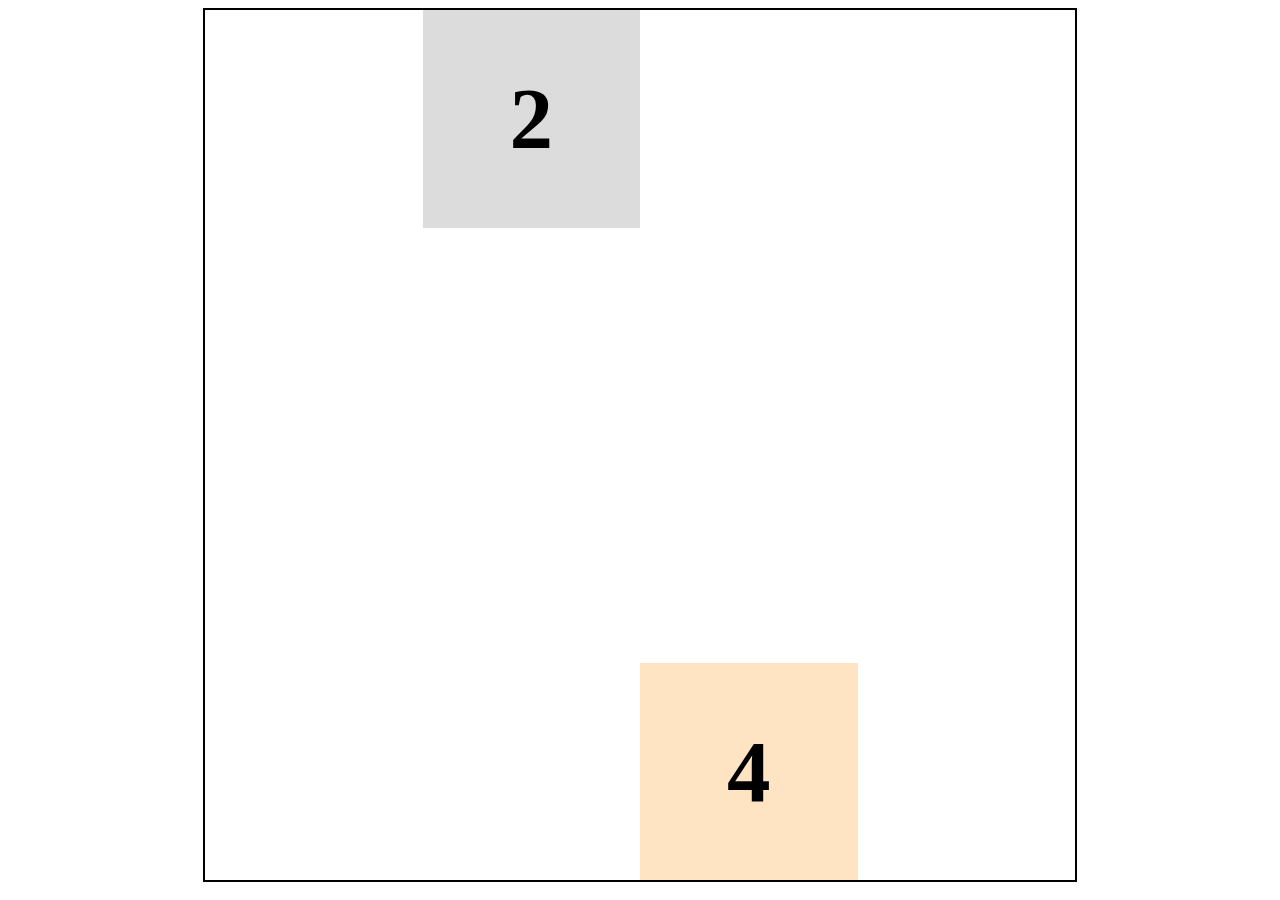
<file: game/2048/index.html>
<!DOCTYPE html>
<html>
	<head>
		<meta charset="utf-8" />
		<script src="js/jquery-1.9.0.js"></script>
		<script src="js/2048.js"></script>
		<link rel="shortcut icon" href="../../img/favicon.ico" type="image/x-icon" />
		<link rel="stylesheet" type="text/css" href="css/2048.css"/>
		<title>2048</title>
	</head>
	<body>
		<!--<img src="img/logo.png"/>-->
		<div id="bigDiv">

		</div>
	</body>
</html>
</file>
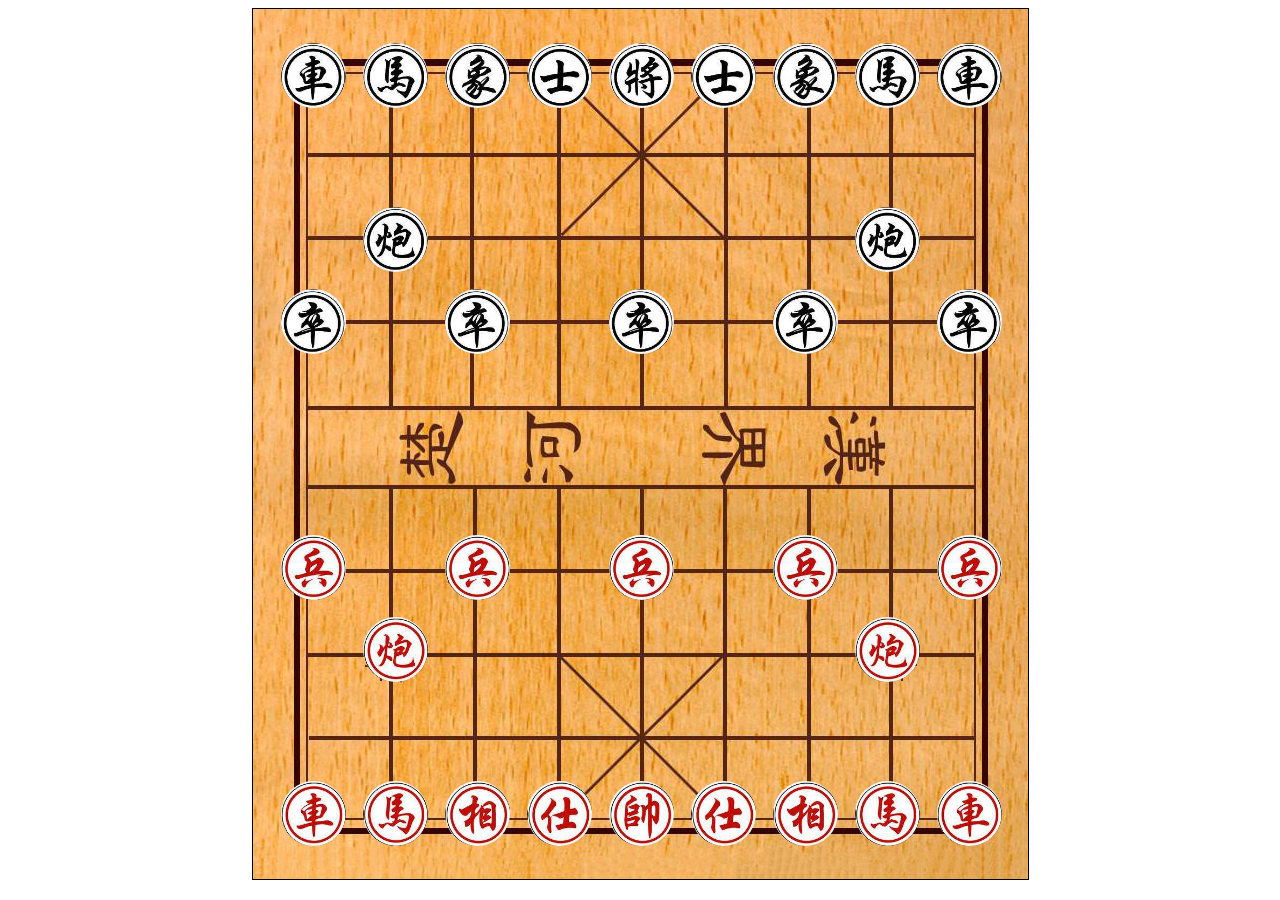
<file: game/chess/index.html>
<!DOCTYPE html>
<html>
	<head>
		<meta charset="utf-8" />
		<title>中国象棋</title>
		<link rel="shortcut icon" href="../../img/favicon.ico" type="image/x-icon" />
		<link rel="stylesheet" type="text/css" href="css/chess.css"/>
		<script src="js/chess.js"></script>
		<script src="js/functionLibrary.js"></script>
	</head>
	<body onload="chessChina()">
		<div id="bigcenterDiv">
			<div id="biggridDiv">

			</div>
		</div>
	</body>
</html>
</file>
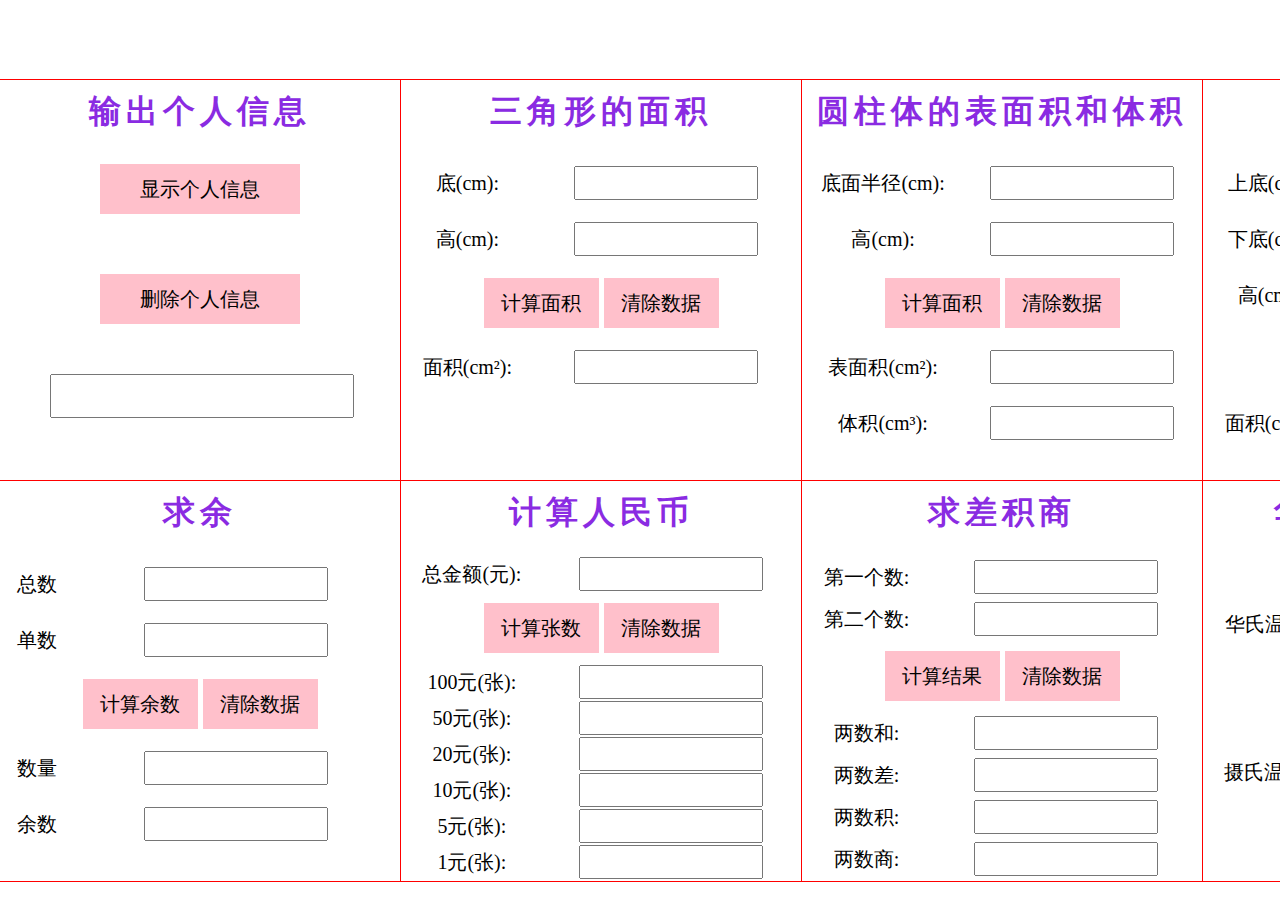
<file: game/math/index.html>
<!DOCTYPE html>
<html>
	<head>
		<meta charset="utf-8" />
		<link rel="shortcut icon" href="../../img/favicon.ico" type="image/x-icon" />
		<link rel="stylesheet" type="text/css" href="css/JavaTesk.css"/>
		<script src="js/javaTesk.js"></script>
		<script src="js/functionLibrary.js"></script>
		<title>我的Java作业</title>
	</head>
	<body>
		<div id="bigBox">
			<div id="firstText">
				<h1>输出个人信息</h1>
				<button onclick="personalInformation()">显示个人信息</button>
				<button onclick="cleanpersonal()">删除个人信息</button>
				<input type="text" readonly="true" name="personalInforma" id="personalInforma" value="" />
			</div>
			<div id="secondText">
				<h1>三角形的面积</h1>
				<table>
					<tr>
						<td>底(cm):</td>
						<td><input type="number" name="" id="secondBottom" value="" /></td>
					</tr>
					<tr>
						<td>高(cm):</td>
						<td><input type="number" name="" id="secondHeight" value="" /></td>
					</tr>
					<tr>
						<td colspan="2">
							<button onclick="calculationSecond()">计算面积</button>
							<button onclick="cleanSecond()">清除数据</button>
						</td>
					</tr>
					<tr>
						<td>面积(cm²):</td>
						<td><input type="text" readonly="true" name="" id="secondSurfaceArea" value="" /></td>
					</tr>
				</table>
			</div>
			<div id="ThirdText">
				<h1>圆柱体的表面积和体积</h1>
				<table>
					<tr>
						<td>底面半径(cm):</td>
						<td><input type="number" name="Thirdbuttom" id="Thirdbuttom" value="" /></td>
					</tr>
					<tr>
						<td>高(cm):</td>
						<td><input type="number" name="Thirdheight" id="Thirdheight" value="" /></td>
					</tr>
					<tr>
						<td colspan="2">
							<button onclick="calculationThird()">计算面积</button>
							<button onclick="cleanThird()">清除数据</button>
						</td>
					</tr>
					<tr>
						<td>表面积(cm²):</td>
						<td><input type="text" readonly="true" name="ThirdSurfaceArea" id="ThirdSurfaceArea" value="" /></td>
					</tr>
					<tr>
						<td>体积(cm³):</td>
						<td><input type="text" readonly="true" name="Thirdvolume" id="Thirdvolume" value="" /></td>
					</tr>
				</table>
			</div>
			<div id="fourthText">
				<h1>梯形面积</h1>
				<table>
					<tr>
						<td>上底(cm):</td>
						<td><input type="number" name="" id="topBottom" value="" /></td>
					</tr>
					<tr>
						<td>下底(cm):</td>
						<td><input type="number" name="" id="bottomBottom" value="" /></td>
					</tr>
					<tr>
						<td>高(cm):</td>
						<td><input type="number" name="" id="fourthheight" value="" /></td>
					</tr>
					<tr>
						<td colspan="2">
							<button onclick="calculationFourth()">计算面积</button>
							<button onclick="cleanFourth()">清除数据</button>
						</td>
					</tr>
					<tr>
						<td>面积(cm²):</td>
						<td><input type="text" readonly="true" name="" id="fourthSurfaceArea" value="" /></td>
					</tr>
				</table>
			</div>
			<div id="fifthText">
				<h1>求余</h1>
				<table>
					<tr>
						<td>总数</td>
						<td><input type="number" name="" id="FifthTotal" value="" /></td>
					</tr>
					<tr>
						<td>单数</td>
						<td><input type="number" name="" id="FifthSingular" value="" /></td>
					</tr>
					<tr>
						<td colspan="2">
							<button onclick="calculationFifth()">计算余数</button>
							<button onclick="cleanFifth()">清除数据</button>
						</td>
					</tr>
					<tr>
						<td>数量</td>
						<td><input type="text" readonly="true" name="" id="FifthNumber" value="" /></td>
					</tr>
					<tr>
						<td>余数</td>
						<td><input type="text" readonly="true" name="" id="FifthRemainder" value="" /></td>
					</tr>
				</table>
			</div>
			<div id="sixthText">
				<h1>计算人民币</h1>
				<table>
					<tr>
						<td>总金额(元):</td>
						<td><input type="number" name="" id="sixthSum" value="" /></td>
					</tr>
					<tr>
						<td colspan="2">
							<button onclick="calculationSixTh()">计算张数</button>
							<button onclick="cleanSixTh()">清除数据</button>
						</td>
						<tr>
							<td>100元(张):</td>
							<td><input type="text" readonly="true" name="" id="sixth100" value="" /></td>
						<tr>
							<td>50元(张):</td>
							<td><input type="text" readonly="true" name="" id="sixth50" value="" /></td>
						</tr>
						<tr>
							<td>20元(张):</td>
							<td><input type="text" readonly="true" name="" id="sixth20" value="" /></td>
						</tr>
						<tr>
							<td>10元(张):</td>
							<td><input type="text" readonly="true" name="" id="sixth10" value="" /></td>
						</tr>
						<tr>
							<td>5元(张):</td>
							<td><input type="text" readonly="true" name="" id="sixth5" value="" /></td>
						</tr>
						<tr>
							<td>1元(张):</td>
							<td><input type="text" readonly="true" name="" id="sixth1" value="" /></td>
						</tr>
					</tr>
				</table>
			</div>
			<div id="seventhText">
				<h1>求差积商</h1>
				<table>
					<tr>
						<td>第一个数:</td>
						<td><input type="number" name="" id="seventhOneNumber" value="" /></td>
					</tr>
					<tr>
						<td>第二个数:</td>
						<td><input type="number" name="" id="seventhTwoNumber" value="" /></td>
					</tr>
					<tr>
						<td colspan="2">
							<button onclick="calculationSeventh()">计算结果</button>
							<button onclick="cleanSeventh()">清除数据</button>
						</td>
					</tr>
					<tr>
						<td>两数和:</td>
						<td><input type="text" readonly="true" name="" id="seventh1" value="" /></td>
					</tr>
					<tr>
						<td>两数差:</td>
							<td><input type="text" readonly="true" name="" id="seventh2" value="" /></td>
					</tr>
					<tr>
						<td>两数积:</td>
						<td><input type="text" readonly="true" name="" id="seventh3" value="" /></td>
					</tr>
					<tr>
						<td>两数商:</td>
						<td><input type="text" readonly="true" name="" id="seventh4" value="" /></td>
					</tr>
				</table>
			</div>
			<div id="eighthText">
				<h1>华氏度转摄氏度</h1>
				<table>
					<tr>
						<td>华氏温度(f):</td>
						<td><input type="number" name="" id="eighthFahrenheit"/></td>
					</tr>
					<tr>
						<td colspan="2">
							<button onclick="calculationEighth()">转摄氏度</button>
							<button onclick="cleanEighth()">清除数据</button>
						</td>
					</tr>
					<tr>
						<td>摄氏温度(c):</td>
						<td><input type="text" readonly="true" name="" id="eighthT" value="" /></td>
					</tr>
				</table>
			</div>
		</div>
	</body>
</html>
</file>
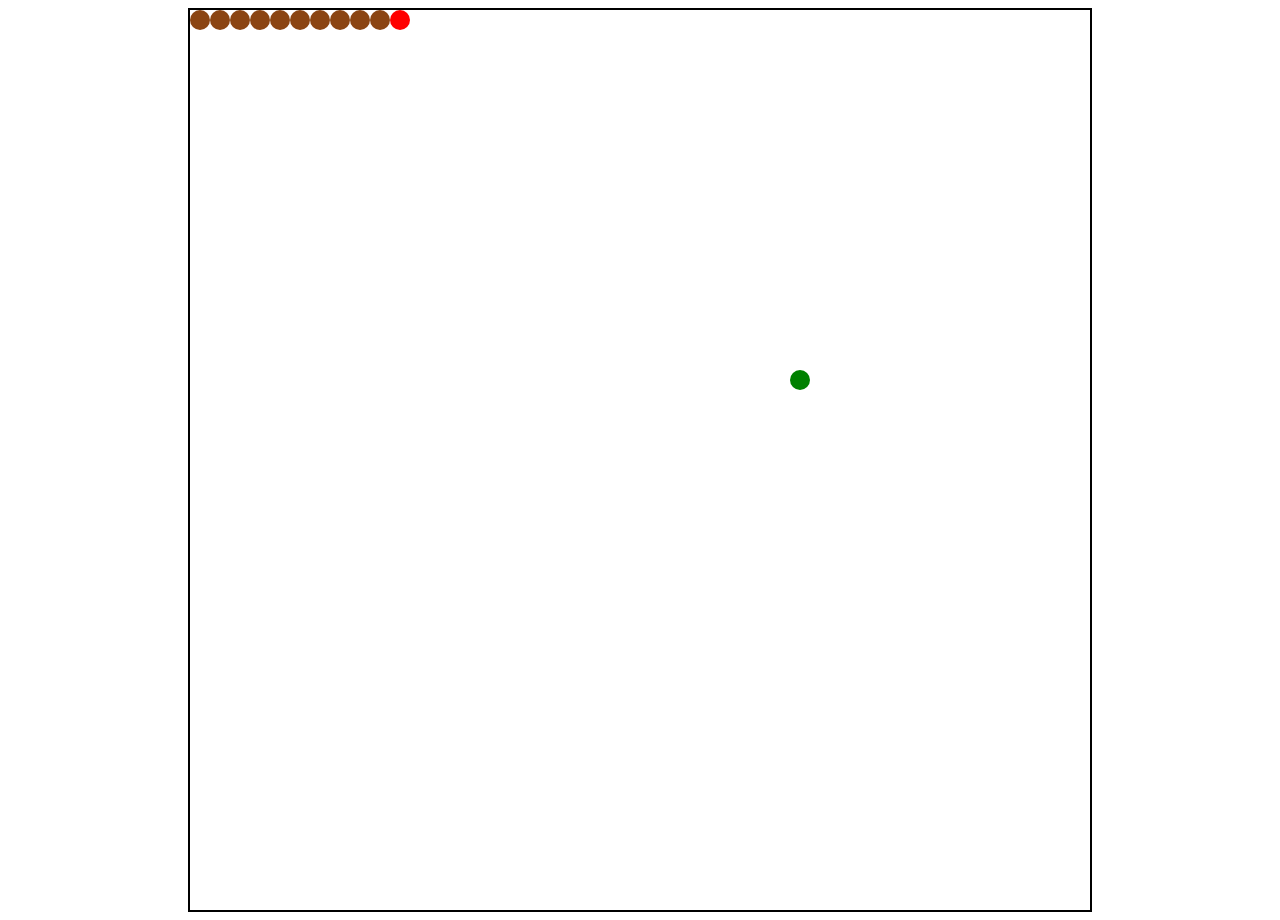
<file: game/snake/index.html>
<!DOCTYPE html>
<html>
	<head>
		<meta charset="utf-8" />
		<title>贪吃蛇</title>
		<link rel="stylesheet" type="text/css" href="css/snake.css"/>
		<link rel="shortcut icon" href="../../img/favicon.ico" type="image/x-icon" />
		<script src="js/snake.js" type="text/javascript" charset="utf-8"></script>
		<script src="js/functionLibrary.js" type="text/javascript" charset="utf-8"></script>
	</head>
	<body onload="snakeDiv()">
		<div id="bigDiv">

		</div>
	</body>
</html>
</file>
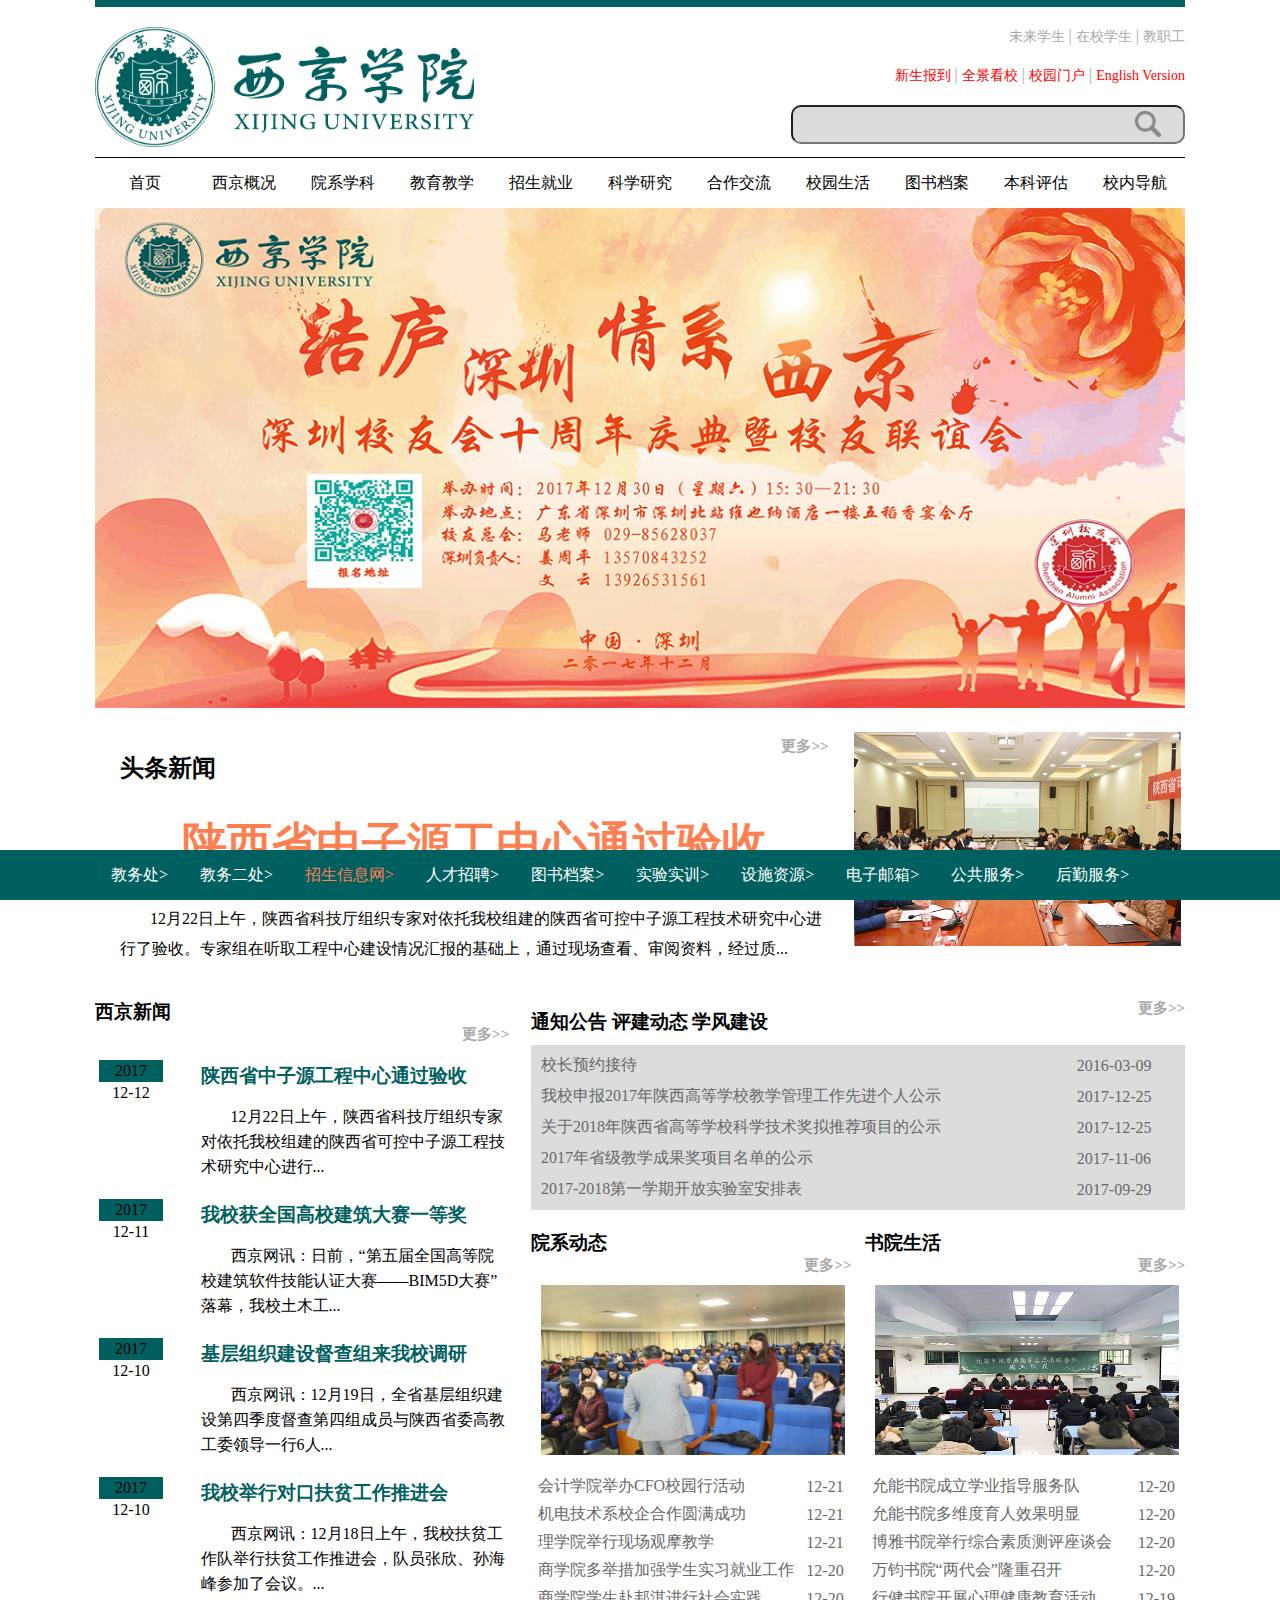
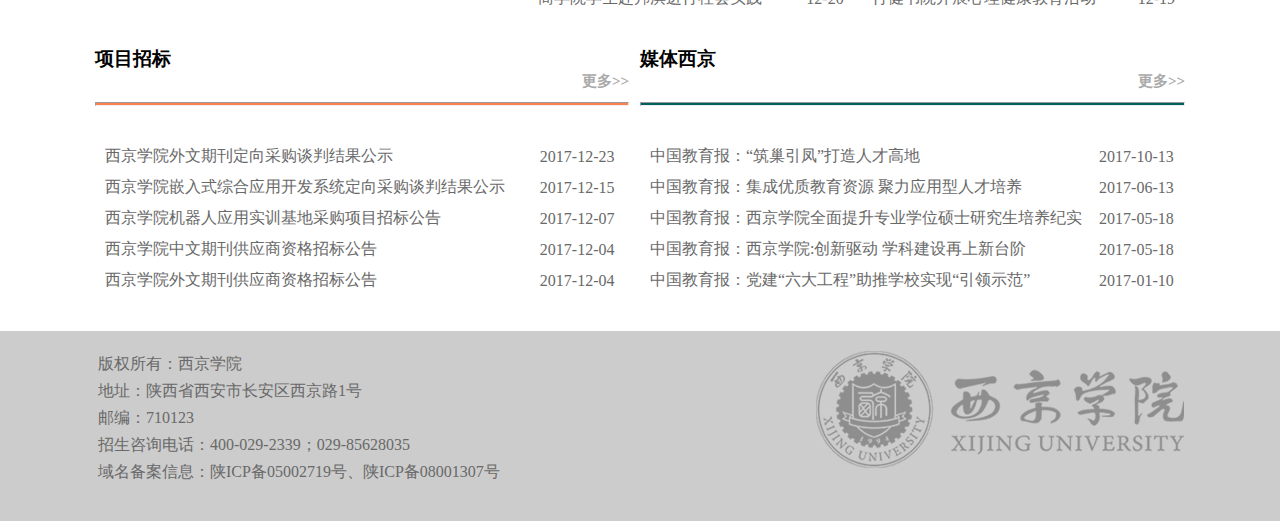
<file: game/xijing/index.html>
﻿<!DOCTYPE html>
<html>
	<head>
		<meta charset="utf-8" />
		<title>西京学院</title>
		<link rel="shortcut icon" href="../../img/favicon.ico" type="image/x-icon" />
		<link rel="stylesheet" type="text/css" href="css/xijing.css"/>
		<script src="js/xijing.js"></script>
	</head>
	<body>
		<div id="bigBox">

		</div>
		<div id="loGo">
			<img src="img/xijinglogo.png"/>
			<ul id="navigationStudents">
				<li>
					<div id="navigationStudentsFirst">
						<a href="http://www.xijing.com.cn/wlxs.htm">未来学生</a> |
						<a href="http://www.xijing.com.cn/zxxs.htm">在校学生</a> |
						<a href="http://www.xijing.com.cn/jzg.htm">教职工</a>
					</div>
				</li>
				<li>
					<div id="navigationSchool">
						<a href="http://yx.xijing.edu.cn/">新生报到</a> |
						<a href="http://www.720think.com/t/fbahsy1cb?isappinstalled=0&from=singlemessage">全景看校</a> |
						<a href="http://219.144.130.166/xjtyrz/login">校园门户</a> |
						<a href="http://en.xijing.edu.cn/">English Version</a>
					</div>
				</li>
				<li>
					<div id="searchBox">
						<input type="text" name="search" id="search" value="" />
					</div>
				</li>
			</ul>
		</div>
		<div id="navigationDiv">
			<ul id="navigation">
				<li><a href="http://127.0.0.1:8020/%E8%A5%BF%E4%BA%AC%E5%AD%A6%E9%99%A2/index.html">首页</a></li>
				<li onmouseover="mouseOver()" onmouseleave="mouseleave()"><a href="http://www.xijing.com.cn/xjgk.htm">西京概况</a>
					<ul id="navigationDisplay">
						<li><a href="http://www.xijing.com.cn/xjgk/xxjj.htm">学校简介</a></li>
						<li><a href="http://www.xijing.com.cn/xjgk/xrld.htm">现任领导</a></li>
						<li><a href="http://www.xijing.com.cn/xjgk/zzjg.htm">组织机构</a></li>
						<li><a href="http://www.xijing.com.cn/xjgk/xsyg.htm">校史沿革</a></li>
						<li><a href="http://www.xijing.com.cn/wzbtlby.jsp?urltype=tree.TreeTempUrl&wbtreeid=1015">西京年鉴</a></li>
						<li><a href="http://www.xijing.com.cn/xjgk/xxry.htm">学校荣誉</a></li>
						<li><a href="http://www.xijing.com.cn/xjgk/tpxj.htm">图片西京</a></li>
						<li><a href="http://www.xijing.com.cn/xjgk/xxbs.htm">学校标识</a></li>
						<li><a href="http://www.xijing.com.cn/xjgk/xxwz.htm">学校位置</a></li>
						<li><a href="http://www.xijing.com.cn/xjgk/xydt.htm">校园地图</a></li>
					</ul>
				</li>
				<li onmouseover="mouseOver1()" onmouseleave="mouseleave1()"><a href="http://www.xijing.com.cn/yxxk.htm">院系学科</a>
					<ul id="navigationDisplay1">
						<li><a href="http://www.xijing.com.cn/yxxk/yxsz.htm">院系设置</a></li>
						<li><a href="http://www.xijing.com.cn/yxxk/xkyzy.htm">学科与专业</a></li>
						<li><a href="http://www.xijing.com.cn/yxxk/zdzy.htm">重点专业</a></li>
						<li><a href="http://www.xijing.com.cn/yxxk/zyyyx.htm">专业与院系</a></li>
					</ul>
				</li>
				<li onmouseover="mouseOver2()" onmouseleave="mouseleave2()"><a href="http://www.xijing.com.cn/jyjx.htm">教育教学</a>
					<ul id="navigationDisplay2">
						<li><a href="http://www.xijing.com.cn/jyjx/szdw.htm">师资队伍</a></li>
						<li><a href="http://www.xijing.com.cn/jyjx/yjsjy.htm">研究生教育</a></li>
						<li><a href="http://www.xijing.com.cn/wzbtlby.jsp?urltype=tree.TreeTempUrl&wbtreeid=1027">本科生教育</a></li>
						<li><a href="http://www.xijing.com.cn/wzbtlby.jsp?urltype=tree.TreeTempUrl&wbtreeid=1028">高职高专教育</a></li>
						<li><a href="http://www.xijing.com.cn/jyjx/jdlrcpy.htm">机电类人才培养</a></li>
						<li><a href="http://www.xijing.com.cn/wzbtlby.jsp?urltype=tree.TreeTempUrl&wbtreeid=1030">电商类人才培养</a></li>
					</ul>
				</li>
				<li onmouseover="mouseOver3()" onmouseleave="mouseleave3()"><a href="http://www.xijing.com.cn/zsjy.htm">招生就业</a>
					<ul id="navigationDisplay3">
						<li><a href="http://yjsb.xijing.edu.cn/">研究生招生</a></li>
						<li><a href="http://zhaosh.xijing.edu.cn/">招生信息网</a></li>
						<li><a href="http://job.xijing.edu.cn/">就业信息网</a></li>
					</ul>
				</li>
				<li onmouseover="mouseOver4()" onmouseleave="mouseleave4()"><a href="http://www.xijing.com.cn/kxyj.htm">科学研究</a>
					<ul id="navigationDisplay4">
						<li><a href="http://www.xijing.com.cn/kxyj/kygk.htm">科研概况</a></li>
						<li><a href="http://www.xijing.com.cn/wzbtlby.jsp?urltype=tree.TreeTempUrl&wbtreeid=1216">成果要览</a></li>
						<li><a href="http://www.xijing.com.cn/wzbtlby.jsp?urltype=tree.TreeTempUrl&wbtreeid=1035">科研项目</a></li>
						<li><a href="http://www.xijing.com.cn/wzbtlby.jsp?urltype=tree.TreeTempUrl&wbtreeid=1214">技术合作</a></li>
						<li><a href="http://www.xijing.com.cn/wzbtlby.jsp?urltype=tree.TreeTempUrl&wbtreeid=1215">科研平台</a></li>
						<li><a href="http://www.xijing.com.cn/wzbtlby.jsp?urltype=tree.TreeTempUrl&wbtreeid=1036">学报动态</a></li>
					</ul>
				</li>
				<li onmouseover="mouseOver5()" onmouseleave="mouseleave5()"><a href="http://www.xijing.com.cn/hzjl.htm">合作交流</a>
					<ul id="navigationDisplay5">
						<li><a href="http://www.xijing.com.cn/hzjl/hzgk.htm">合作概况</a></li>
						<li><a href="http://ice.xijing.edu.cn/">国际合作</a></li>
						<li><a href="http://www.xijing.com.cn/wzbtlby.jsp?urltype=tree.TreeTempUrl&wbtreeid=1041">院校合作</a></li>
						<li><a href="http://www.xijing.com.cn/wzbtlby.jsp?urltype=tree.TreeTempUrl&wbtreeid=1042">校企合作</a></li>
						<li><a href="http://www.xijing.com.cn/hzjl/hzyxzx.htm">合作意向咨询</a></li>
					</ul>
				</li>
				<li onmouseover="mouseOver6()" onmouseleave="mouseleave6()"><a href="http://www.xijing.com.cn/xysh.htm">校园生活</a>
					<ul id="navigationDisplay6">
						<li><a href="http://www.xijing.com.cn/xysh/gh.htm">工会</a></li>
						<li><a href="http://www.xijing.com.cn/xysh/tw.htm">团委</a></li>
						<li><a href="http://www.xijing.com.cn/xysh/xsh.htm">学生会</a></li>
						<li><a href="http://www.xijing.com.cn/xysh/xsst.htm">学生社团</a></li>
						<li><a href="http://www.xijing.com.cn/wzbtlby.jsp?urltype=tree.TreeTempUrl&wbtreeid=1048">学生科技</a></li>
						<li><a href="http://www.xijing.com.cn/xysh/jzxj.htm">奖助学金</a></li>
						<li><a href="http://www.xijing.com.cn/xysh/whhd.htm">文化活动</a></li>
						<li><a href="http://news.xijing.edu.cn/hsxj/sy.htm">回首西京</a></li>
					</ul>
				</li>
				<li onmouseover="mouseOver7()" onmouseleave="mouseleave7()"><a href="http://www.xijing.com.cn/tsda.htm">图书档案</a>
					<ul id="navigationDisplay7">
						<li><a href="http://www.xijing.com.cn/tsda/tsda.htm">图书档案</a></li>
					</ul>
				</li>
				<li><a href="http://shpg.xijing.edu.cn/">本科评估</a></li>
				<li><a href="http://www.xijing.com.cn/wlxs.htm">校内导航</a></li>
			</ul>
		</div>
		<div id="propaganda">
			<a href="http://tw.xijing.edu.cn/info/1003/1455.htm"><img src="img/propaganda.jpg"/></a>
		</div>
		<div id="theHeadlinesNews">
			<div id="bigNews">
				<h4>更多&gt;&gt;</h4>
				<h2>头条新闻</h2>
				<h1>陕西省中子源工中心通过验收</h1>
				<p>12月22日上午，陕西省科技厅组织专家对依托我校组建的陕西省可控中子源工程技术研究中心进行了验收。专家组在听取工程中心建设情况汇报的基础上，通过现场查看、审阅资料，经过质...</p>
			</div>
			<div id="bigNewsImg">
				<img src="img/news.jpg"/>
			</div>
		</div>
		<div id="clearFloat"></div>
		<div id="xiJing">
			<div id="xiJingNews">
				<h3>西京新闻</h3>
				<h4>更多&gt;&gt;</h4>
					<div>
						<div class="newsDate">
							<ul>
								<li class="backg">2017</li>
								<li>12-12</li>
							</ul>
						</div>
							<div class="news">
								<h3>陕西省中子源工程中心通过验收</h3>
								<p>12月22日上午，陕西省科技厅组织专家对依托我校组建的陕西省可控中子源工程技术研究中心进行...</p>
							</div>
						</div>
						<div id="">
							<div class="newsDate">
								<ul>
									<li class="backg">2017</li>
									<li>12-11</li>
								</ul>
							</div>
							<div class="news">
								<h3>我校获全国高校建筑大赛一等奖</h3>
								<p>西京网讯：日前，“第五届全国高等院校建筑软件技能认证大赛——BIM5D大赛”落幕，我校土木工...</p>
							</div>
						</div>
						<div>
							<div class="newsDate">
								<ul>
									<li class="backg">2017</li>
									<li>12-10</li>
								</ul>
							</div>
							<div class="news">
								<h3>基层组织建设督查组来我校调研</h3>
								<p>西京网讯：12月19日，全省基层组织建设第四季度督查第四组成员与陕西省委高教工委领导一行6人...</p>
							</div>
						</div>
						<div>
							<div class="newsDate">
								<ul>
									<li class="backg">2017</li>
									<li>12-10</li>
								</ul>
							</div>
							<div class="news">
								<h3>我校举行对口扶贫工作推进会</h3>
								<p>西京网讯：12月18日上午，我校扶贫工作队举行扶贫工作推进会，队员张欣、孙海峰参加了会议。...</p>
							</div>
						</div>
				</div>
				<div id="academyNotice">
					<div id="NoticeBulletin">
						<div>
							<h3>通知公告&nbsp;</h3>
							<h3>评建动态&nbsp;</h3>
							<h3>学风建设</h3>
						</div>
						<h4>更多&gt;&gt;</h4>
						<table cellspacing="10">
							<tr>
								<td>校长预约接待</td>
								<td>2016-03-09</td>
							</tr>
							<tr>
								<td>我校申报2017年陕西高等学校教学管理工作先进个人公示</td>
								<td>2017-12-25</td>
							</tr>
							<tr>
								<td>关于2018年陕西省高等学校科学技术奖拟推荐项目的公示</td>
								<td>2017-12-25</td>
							</tr>
							<tr>
								<td>2017年省级教学成果奖项目名单的公示</td>
								<td>2017-11-06</td>
							</tr>
							<tr>
								<td>2017-2018第一学期开放实验室安排表</td>
								<td>2017-09-29</td>
							</tr>
						</table>
					</div>
					<div id="department">
						<h3>院系动态</h3>
						<h4>更多&gt;&gt;</h4>
						<img src="img/first.jpg"/>
						<table cellspacing="7">
							<tr>
								<td>会计学院举办CFO校园行活动</td>
								<td>12-21</td>
							</tr>
							<tr>
								<td>机电技术系校企合作圆满成功</td>
								<td>12-21</td>
							</tr>
							<tr>
								<td>理学院举行现场观摩教学</td>
								<td>12-21</td>
							</tr>
							<tr>
								<td>商学院多举措加强学生实习就业工作</td>
								<td>12-20</td>
							</tr>
							<tr>
								<td>​商学院学生赴邦淇进行社会实践</td>
								<td>12-20</td>
							</tr>
						</table>
					</div>
					<div id="academy">
						<h3>书院生活</h3>
						<h4>更多&gt;&gt;</h4>
						<img src="img/second.jpg"/>
						<table cellspacing="7">
							<tr>
								<td>允能书院成立学业指导服务队</td>
								<td>12-20</td>
							</tr>
							<tr>
								<td>允能书院多维度育人效果明显</td>
								<td>12-20</td>
							</tr>
							<tr>
								<td>博雅书院举行综合素质测评座谈会</td>
								<td>12-20</td>
							</tr>
							<tr>
								<td>万钧书院“两代会”隆重召开</td>
								<td>12-20</td>
							</tr>
							<tr>
								<td>行健书院开展心理健康教育活动</td>
								<td>12-19</td>
							</tr>
						</table>
					</div>
				</div>
				<div id="clearFloat"></div>
				<div id="tenderMedia">
					<div id="tender">
						<h3>项目招标</h3>
						<h4>更多&gt;&gt;</h4>
						<hr />
						<table cellspacing="10">
							<tr>
								<td>西京学院外文期刊定向采购谈判结果公示</td>
								<td>2017-12-23</td>
							</tr>
							<tr>
								<td>西京学院嵌入式综合应用开发系统定向采购谈判结果公示</td>
								<td>2017-12-15</td>
							</tr>
							<tr>
								<td>西京学院机器人应用实训基地采购项目招标公告</td>
								<td>2017-12-07</td>
							</tr>
							<tr>
								<td>西京学院中文期刊供应商资格招标公告</td>
								<td>2017-12-04</td>
							</tr>
							<tr>
								<td>西京学院外文期刊供应商资格招标公告</td>
								<td>2017-12-04</td>
							</tr>
						</table>
					</div>
					<div id="media">
						<h3>媒体西京</h3>
						<h4>更多&gt;&gt;</h4>
						<hr />
					<table cellspacing="10">
							<tr>
								<td>中国教育报：“筑巢引凤”打造人才高地</td>
								<td>2017-10-13</td>
							</tr>
							<tr>
								<td>中国教育报：集成优质教育资源 聚力应用型人才培养</td>
								<td>2017-06-13</td>
							</tr>
							<tr>
								<td>中国教育报：西京学院全面提升专业学位硕士研究生培养纪实</td>
								<td>2017-05-18</td>
							</tr>
							<tr>
								<td>中国教育报：西京学院:创新驱动 学科建设再上新台阶</td>
								<td>2017-05-18</td>
							</tr>
							<tr>
								<td>中国教育报：党建“六大工程”助推学校实现“引领示范”</td>
								<td>2017-01-10</td>
							</tr>
					</table>
				</div>
			</div>
		</div>
		<div id="clearFloat"></div>
		<div id="footer">
			<div id="foot">
			<div id="information">
			<p>版权所有：西京学院</p>
			<p>地址：陕西省西安市长安区西京路1号</p>
			<p>邮编：710123</p>
			<p>招生咨询电话：400-029-2339；029-85628035</p>
			<p>域名备案信息：陕ICP备05002719号、陕ICP备08001307号</p>
			</div>
			<img src="img/foot1.jpg"/>
			</div>
		</div>
		<div id="footerNavigation">
			<div id="footNavigation">
			<ul>
				<li><a href="http://jwc.xijing.edu.cn/">教务处&gt;</a></li>
				<li><a href="http://jw2c.xijing.edu.cn/">教务二处&gt;</a></li>
				<li style="color: #FF7F50;">招生信息网&gt;<a href="http://zhaosh.xijing.edu.cn/"></a></li>
				<li><a href="http://rsc.xijing.edu.cn/">人才招聘&gt;</a></li>
				<li><a href="http://www.xijing.com.cn/info/1175/2358.htm">图书档案&gt;</a></li>
				<li><a href="http://www.xijing.com.cn/sxsy.htm">实验实训&gt;</a></li>
				<li><a href="http://www.xijing.com.cn/sszy.htm">设施资源&gt;</a></li>
				<li><a href="http://mail.xijing.edu.cn/">电子邮箱&gt;</a></li>
				<li><a href="http://www.xijing.com.cn/ggfw.htm">公共服务&gt;</a></li>
				<li><a href="http://huayu.xijing.edu.cn/">后勤服务&gt;</a></li>
			</ul>
			</div>
		</div>
	</body>
</html>
</file>
<file: game/2048/css/2048.css>
/*img[src="img/logo.png"]{
	
}*/
#bigDiv{
	margin: 0 auto;
	/*float: right;*/
	border: 2px solid black;
}
#bigDiv>div{
	float: left;
	text-align: center;
	font-weight: bold;
}
.two{
	background-color: gainsboro;
}
.four{
	background-color: bisque;
}
.eight{
	background-color: coral;
}
.sixTeen{
	background-color: indianred;
}
.thirtyTwo{
	background-color: forestgreen;
}
.sixtyFore{
	background-color: darkcyan;
}
.oneHundredAndTwentyEight{
	background-color: yellow;
}
.twoHundredAndFiftySix{
	background-color: fuchsia;
}
.fiveHundredAndTwelve{
	background-color: mediumblue;
}
.oneThousandAndTwentyFour{
	background-color: blueviolet;
}
.twoThousandAndFortyEight{
	background-color: red;
}
</file>
<file: game/chess/css/chess.css>
/*大棋盘背景div框*/
#bigcenterDiv{
	width: 775px;
	height: 870px;
	margin: 0 auto;
	background-image: url(../img/checkerBoard.jpg);
	border: black solid 1px;
}
/*下棋栅格化div大框*/
#biggridDiv{
	width: 750px;
	height: 850px;
	margin-left:14px;
	margin-top:20px;
	/*border: black solid 1px;*/
}
/*栅格化小div*/
#biggridDiv > div{
	width: 82px;
	height: 82px;
	float: left;
	/*border: black solid 1px;*/
}
/*棋子样式*/
#biggridDiv>div>div{
	width: 65px;
	height: 65px;
	cursor: pointer;
	margin-left: 14px;
	margin-top: 14px;
	border-radius: 33px;
	background-image: url(../img/bor.jpg);
	background-repeat: no-repeat;
	background-size: 520px;
}
</file>
<file: game/math/css/JavaTesk.css>
*{
	margin: 0px;
	padding: 0px;
}
#bigBox{
	width: 1604px;
	margin: 80px auto;
}
#bigBox > div{
	width: 400px;
	height: 400px;
	border: solid 1px red;
	float: left;
	margin-left: -1px;
	margin-top: -1px;
}
h1{
	margin-top: 10px;
	color: blueviolet;
	letter-spacing: 5px;
	text-align: center;
}
table{
	margin: 0 auto;
	margin-top: 20px;
	font-family: "微软雅黑";
	font-size: 20px;
	width: 400px;
	text-align: center;
}
button{
	margin: 10px auto;
	width: 115px;
	height: 50px;
	font-size: 20px;
	font-family: "微软雅黑";
	background-color: pink;
	border: hidden;
}
button:hover{
	background-color: hotpink;
	font-weight: bold;
}
#firstText button{
	width: 200px;
	margin: 30px 100px;
}
table input{
	width: 180px;
	height: 30px;
	font-size: 20px;
	margin: 10px auto;
	text-align: center;
}
#firstText>input{
	width: 300px;
	height: 40px;
	margin: 20px 50px;
	font-size: 20px;
	text-align: center;
}
#sixthText>table input{
	margin: 0px auto;
}
#seventhText>table input{
	margin: 3px auto;
}
#eighthText>table input{
	margin: 20px auto;
}
#eighthText table{
	margin-top: 50px;
}
</file>
<file: game/snake/css/snake.css>
#bigDiv{
	width: 900px;
	height: 900px;
	margin: 0 auto;
	border: 2px solid black;
}
/*小div*/
#bigDiv>div{
	width: 20px;
	height: 20px;
	border-radius: 10px;
	float: left;
}
/*蛇头*/
#bigDiv>.red{
	background-color: red;
}
/*蛇身*/
#bigDiv>.saddlebrown{
	background-color: saddlebrown;
}
/*食物*/
#bigDiv>.green{
	background-color: green;
}
</file>
<file: game/xijing/css/xijing.css>
*{
	margin: 0px;
	padding: 0px;
}
body>div,#foot,#footNavigation{
	margin: 0 auto;
	width: 1090px;
}
#bigBox{
	height: 7px;
	background-color: #006060;
}
#loGo{
	border-bottom: 1px solid black;
	height: 150px;
}
img[src="img/xijinglogo.png"]{
	height: 120px;
	margin-top: 20px;
}
img[src="img/propaganda.jpg"]{
	width: 1090px;
	height: 500px;
}
#clearFloat{
	clear: both;
	height: 30px;
}
#navigationStudents{
	list-style-type: none;
	text-decoration: none;
	float: right;
}
#navigationStudentsFirst,#navigationSchool{
	color: darkgrey;
	text-align: right;
	margin: 20px 0px;
}
#navigationStudentsFirst>a{
	text-decoration: none;
	color: darkgrey;
	font-size: 14px;
	font-family: "微软雅黑";
}
#navigationSchool>a{
	text-decoration: none;
	color: red;
	font-size: 14px;
	font-family: "微软雅黑";
}
#search{
	width: 330px;
	height: 35px;
	border-radius: 10px;
	padding-right: 60px;
	background-color: gainsboro;
	background-image: url(../img/search.png);
	background-size: 30px;
	background-repeat: no-repeat;
	background-position-x: 340px;
	background-position-y: 2px;
	font-size: 15px;
	color: darkgray;
}
#navigation>li,#navigation>li>ul>li{
	list-style-type: none;
	float: left;
	width: 99px;
	line-height: 50px;
	height: 50px;
	text-align: center;
	cursor: pointer;
}
#navigation>li>ul>li{
	background-color: darkcyan;
	color: white;
	font-size: 14px;
}
#navigation>li>a,#navigation>li>ul>li>a{
	font-family: "微软雅黑";
	display: inline-block;
	width: 100%;
	height: 100%;
}
#navigation>li>a{
	color: black;
}
#navigation>li>a:hover{
	color: white;
}
#navigation>li:hover,#navigation>li>ul>li:hover{
	background-color: #006060;
}
#navigationDisplay,#navigationDisplay1,#navigationDisplay2,#navigationDisplay3,
#navigationDisplay4,#navigationDisplay5,#navigationDisplay6,#navigationDisplay7{
	display: none;
	position: relative;
}
#propaganda{
	margin-bottom: 20px;
}
#bigNews{
	width: 65%;
	margin: 5px 25px;
}
#bigNews>h1{
	color: coral;
	padding: 30px 0px;
	text-align: center;
	font-size: 45px;
}
#bigNews>h2{
	margin-top: 15px;
}
#bigNews>h4,#NoticeBulletin>h4,#xiJingNews>h4,#department>h4,#academy>h4,#tender>h4,#media>h4{
	color: #A9A9A9;
	float: right;
	font-size: 15px;
}
#bigNews>p{
	text-indent: 30px;
	line-height: 30px;
}
#theHeadlinesNews>div{
	float: left;
}
#bigNewsImg{
	width: 30%;
}
#bigNewsImg>img{
	width: 100%;
}
#xiJingNews{
	width: 38%;
	float: left;
}
#xiJingNews>div{
	margin: 4px;
	float: left;
}
.newsDate{
	width: 25%;
	float: left;
	margin-top: 12px;
}
.newsDate>ul>li{
	list-style-type: none;
	width: 60px;
	padding: 2px;
	text-align: center;
	font-family: "微软雅黑";
}
.backg{
	background-color: #006060;
}
.news{
	width: 75%;
	float: right;
}
.news>h3{
	margin: 15px 0px;
	color: #006060;
}
.news>p{
	text-indent: 30px;
	line-height: 25px;
}
#academyNotice{
	float: right;
	width: 60%;
}
#NoticeBulletin{
	float: right;
	width: 100%;
}
#NoticeBulletin>div>h3{
	float: left;
	margin: 10px 0px;
}
#NoticeBulletin>table{
	width: 100%;
	background-color: #DCDCDC;
	color: dimgray;
}
#department{
	margin-top: 20px;
	width: 49%;
	float: left;
}
#academy{
	margin-top: 20px;
	width: 49%;
	float: right;
}
#department>table,#academy>table{
	width: 100%;
	color: dimgray;
}
#academy>img,#department>img{
	width: 95%;
	height: 170px;
	margin: 10px;
}
#tender{
	float: left;
	width: 49%;
}
#media{
	float: right;
	width: 50%;
}
#tender>table,#media>table{
	width: 100%;
	color: dimgray;
}
#tenderMedia>div>hr{
	height: 2px;
	margin: 30px 0px;
}
#tender>hr{
	background-color: coral;
}
#media>hr{
	background-color: #006060;
}
#footer{
/*	border: 1px solid red;*/
	background-color: #CCCCCC;
	height: 190px;
	width: 100%;
}
#information>p{
	padding: 3px;
	color: #696969;
}
#information{
	width: 50%;
	float: left;
	margin-top: 20px;
}
img[src="img/foot1.jpg"]{
	padding-top: 20px;
	float: right;
}
#footerNavigation{
	background-color: #006060;
	height: 50px;
	width: 100%;
	position:fixed;
	bottom:0;
}
#footNavigation>ul>li{
	float: left;
	list-style-type: none;
	margin: 15px 16px;
	font-family: "微软雅黑";
	color: white;
}
ul>li>a{
	text-decoration: none;
	color: white;
}
</file>
